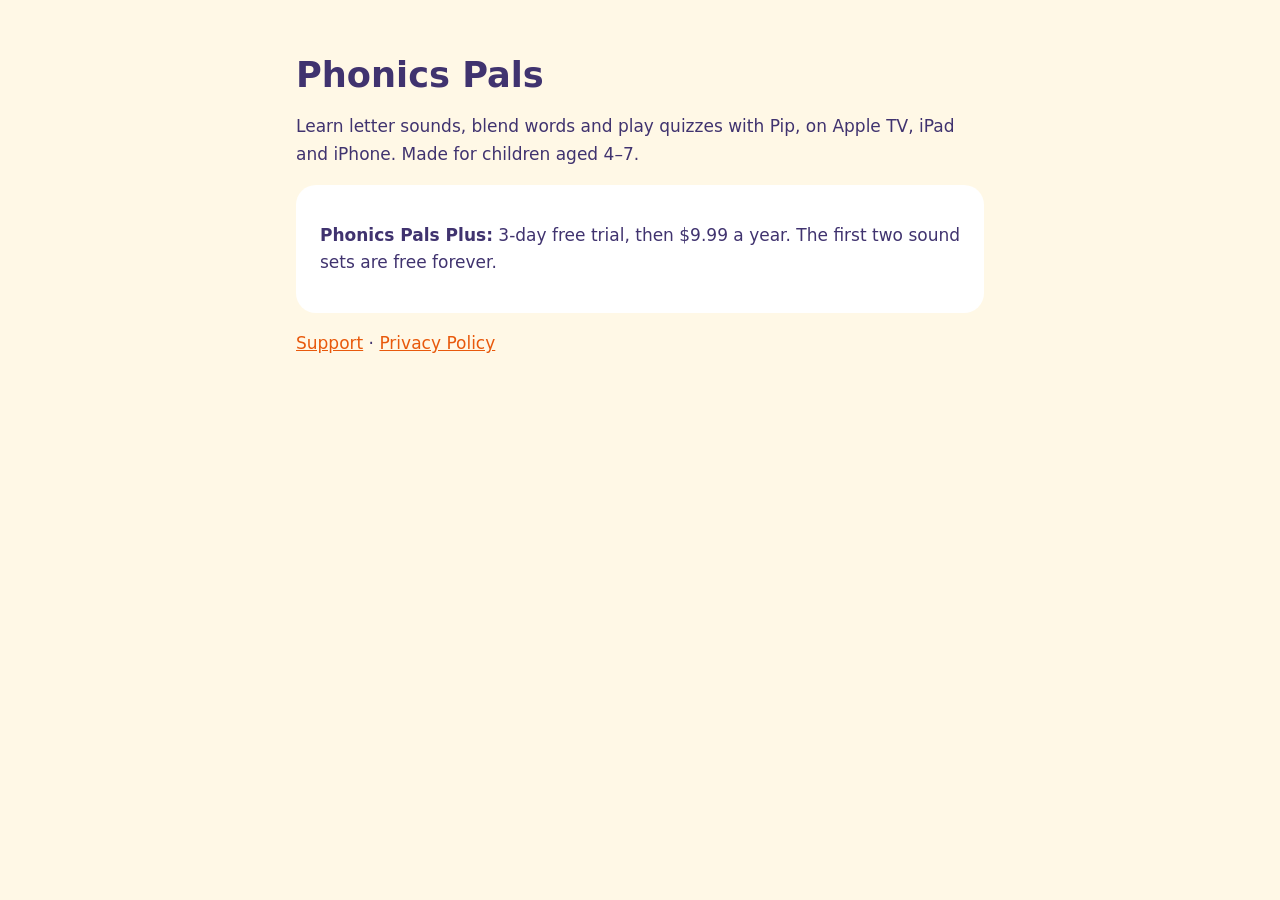
<file: index.html>
<!doctype html>
<html lang="en">
<head>
<meta charset="utf-8">
<meta name="viewport" content="width=device-width, initial-scale=1">
<title>Phonics Pals</title>
<link rel="stylesheet" href="style.css">
</head>
<body>
<main>
<h1>Phonics Pals</h1>
<p>Learn letter sounds, blend words and play quizzes with Pip, on Apple TV, iPad and iPhone. Made for children aged 4–7.</p>
<div class="card">
  <p><strong>Phonics Pals Plus:</strong> 3-day free trial, then $9.99 a year. The first two sound sets are free forever.</p>
</div>
<p><a href="support.html">Support</a> · <a href="privacy.html">Privacy Policy</a></p>
</main>
</body>
</html>
</file>
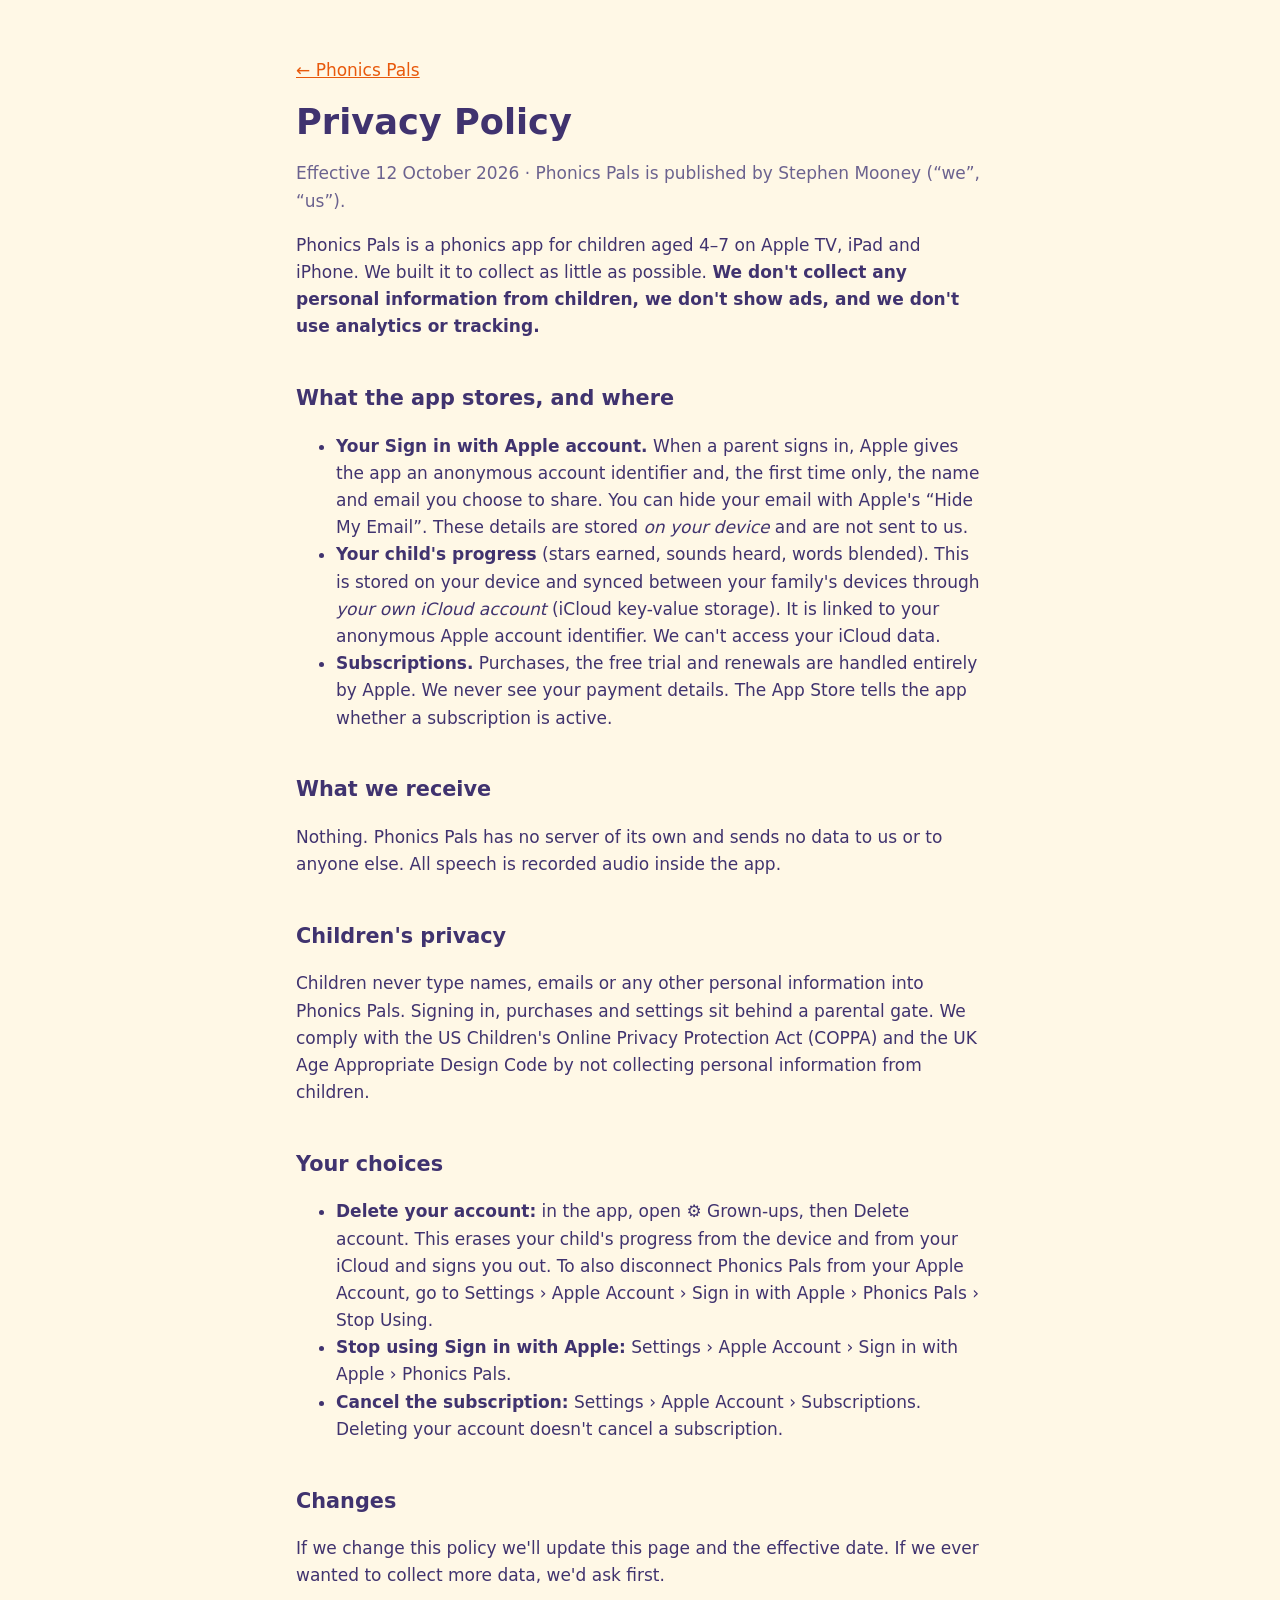
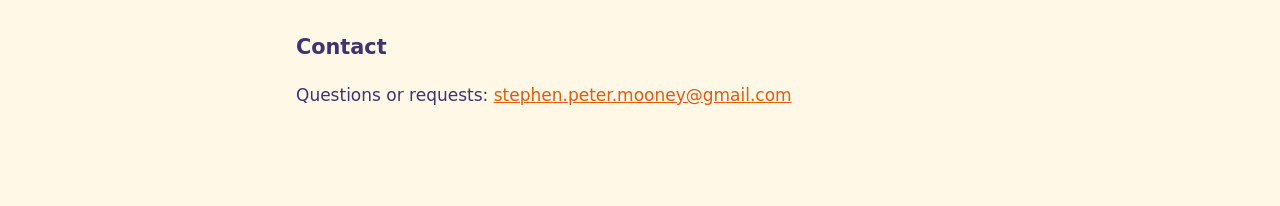
<file: privacy.html>
<!doctype html>
<html lang="en">
<head>
<meta charset="utf-8">
<meta name="viewport" content="width=device-width, initial-scale=1">
<title>Phonics Pals Privacy Policy</title>
<link rel="stylesheet" href="style.css">
</head>
<body>
<main>
<p><a href="./">← Phonics Pals</a></p>
<h1>Privacy Policy</h1>
<p class="meta">Effective 12 October 2026 · Phonics Pals is published by Stephen Mooney (“we”, “us”).</p>

<p>Phonics Pals is a phonics app for children aged 4–7 on Apple TV, iPad and iPhone. We built it to collect as little as possible. <strong>We don't collect any personal information from children, we don't show ads, and we don't use analytics or tracking.</strong></p>

<h2>What the app stores, and where</h2>
<ul>
  <li><strong>Your Sign in with Apple account.</strong> When a parent signs in, Apple gives the app an anonymous account identifier and, the first time only, the name and email you choose to share. You can hide your email with Apple's “Hide My Email”. These details are stored <em>on your device</em> and are not sent to us.</li>
  <li><strong>Your child's progress</strong> (stars earned, sounds heard, words blended). This is stored on your device and synced between your family's devices through <em>your own iCloud account</em> (iCloud key-value storage). It is linked to your anonymous Apple account identifier. We can't access your iCloud data.</li>
  <li><strong>Subscriptions.</strong> Purchases, the free trial and renewals are handled entirely by Apple. We never see your payment details. The App Store tells the app whether a subscription is active.</li>
</ul>

<h2>What we receive</h2>
<p>Nothing. Phonics Pals has no server of its own and sends no data to us or to anyone else. All speech is recorded audio inside the app.</p>

<h2>Children's privacy</h2>
<p>Children never type names, emails or any other personal information into Phonics Pals. Signing in, purchases and settings sit behind a parental gate. We comply with the US Children's Online Privacy Protection Act (COPPA) and the UK Age Appropriate Design Code by not collecting personal information from children.</p>

<h2>Your choices</h2>
<ul>
  <li><strong>Delete your account:</strong> in the app, open ⚙️ Grown-ups, then Delete account. This erases your child's progress from the device and from your iCloud and signs you out. To also disconnect Phonics Pals from your Apple Account, go to Settings › Apple Account › Sign in with Apple › Phonics Pals › Stop Using.</li>
  <li><strong>Stop using Sign in with Apple:</strong> Settings › Apple Account › Sign in with Apple › Phonics Pals.</li>
  <li><strong>Cancel the subscription:</strong> Settings › Apple Account › Subscriptions. Deleting your account doesn't cancel a subscription.</li>
</ul>

<h2>Changes</h2>
<p>If we change this policy we'll update this page and the effective date. If we ever wanted to collect more data, we'd ask first.</p>

<h2>Contact</h2>
<p>Questions or requests: <a href="mailto:stephen.peter.mooney@gmail.com">stephen.peter.mooney@gmail.com</a></p>
</main>
</body>
</html>
</file>
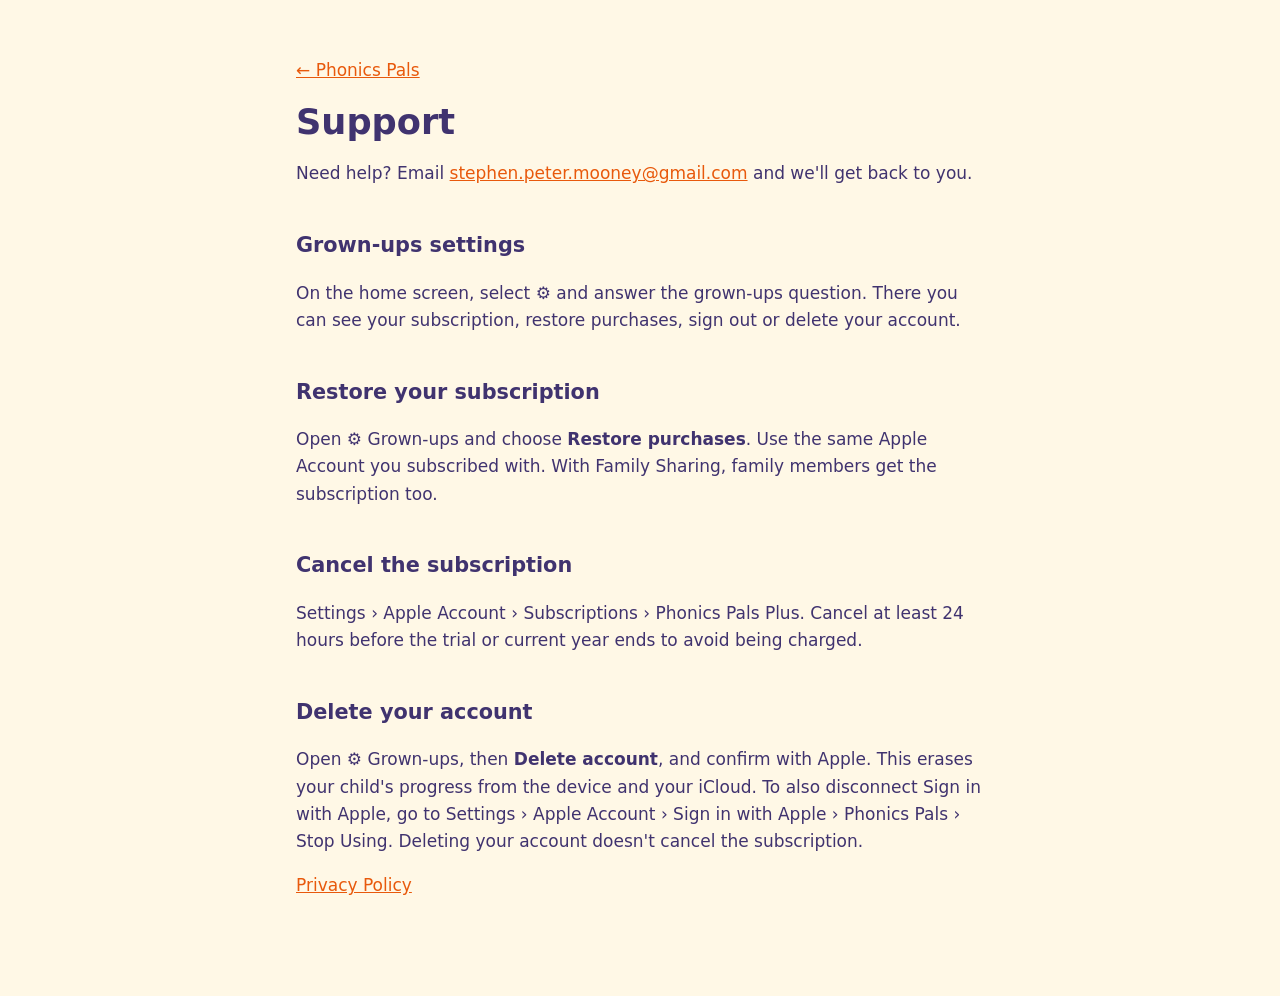
<file: support.html>
<!doctype html>
<html lang="en">
<head>
<meta charset="utf-8">
<meta name="viewport" content="width=device-width, initial-scale=1">
<title>Phonics Pals Support</title>
<link rel="stylesheet" href="style.css">
</head>
<body>
<main>
<p><a href="./">← Phonics Pals</a></p>
<h1>Support</h1>
<p>Need help? Email <a href="mailto:stephen.peter.mooney@gmail.com">stephen.peter.mooney@gmail.com</a> and we'll get back to you.</p>

<h2>Grown-ups settings</h2>
<p>On the home screen, select ⚙️ and answer the grown-ups question. There you can see your subscription, restore purchases, sign out or delete your account.</p>

<h2>Restore your subscription</h2>
<p>Open ⚙️ Grown-ups and choose <strong>Restore purchases</strong>. Use the same Apple Account you subscribed with. With Family Sharing, family members get the subscription too.</p>

<h2>Cancel the subscription</h2>
<p>Settings › Apple Account › Subscriptions › Phonics Pals Plus. Cancel at least 24 hours before the trial or current year ends to avoid being charged.</p>

<h2>Delete your account</h2>
<p>Open ⚙️ Grown-ups, then <strong>Delete account</strong>, and confirm with Apple. This erases your child's progress from the device and your iCloud. To also disconnect Sign in with Apple, go to Settings › Apple Account › Sign in with Apple › Phonics Pals › Stop Using. Deleting your account doesn't cancel the subscription.</p>

<p><a href="privacy.html">Privacy Policy</a></p>
</main>
</body>
</html>
</file>
<file: style.css>
:root { --ink: #40336f; --muted: #6b628f; --bg: #fff8e6; --card: #ffffff; --accent: #e8590c; }
@media (prefers-color-scheme: dark) {
  :root { --ink: #ece8ff; --muted: #b9b2d9; --bg: #1b1830; --card: #25213f; --accent: #ffa94d; }
}
* { box-sizing: border-box; }
body { margin: 0; background: var(--bg); color: var(--ink); font: 17px/1.6 ui-rounded, -apple-system, "SF Pro Rounded", system-ui, sans-serif; }
main { max-width: 720px; margin: 0 auto; padding: 40px 16px 80px; }
h1 { font-size: 2.2rem; line-height: 1.2; margin: 0.4em 0; }
h2 { font-size: 1.3rem; margin-top: 2em; }
a { color: var(--accent); }
.meta { color: var(--muted); }
.card { background: var(--card); border-radius: 20px; padding: 20px 24px; margin: 16px 0; }
</file>
